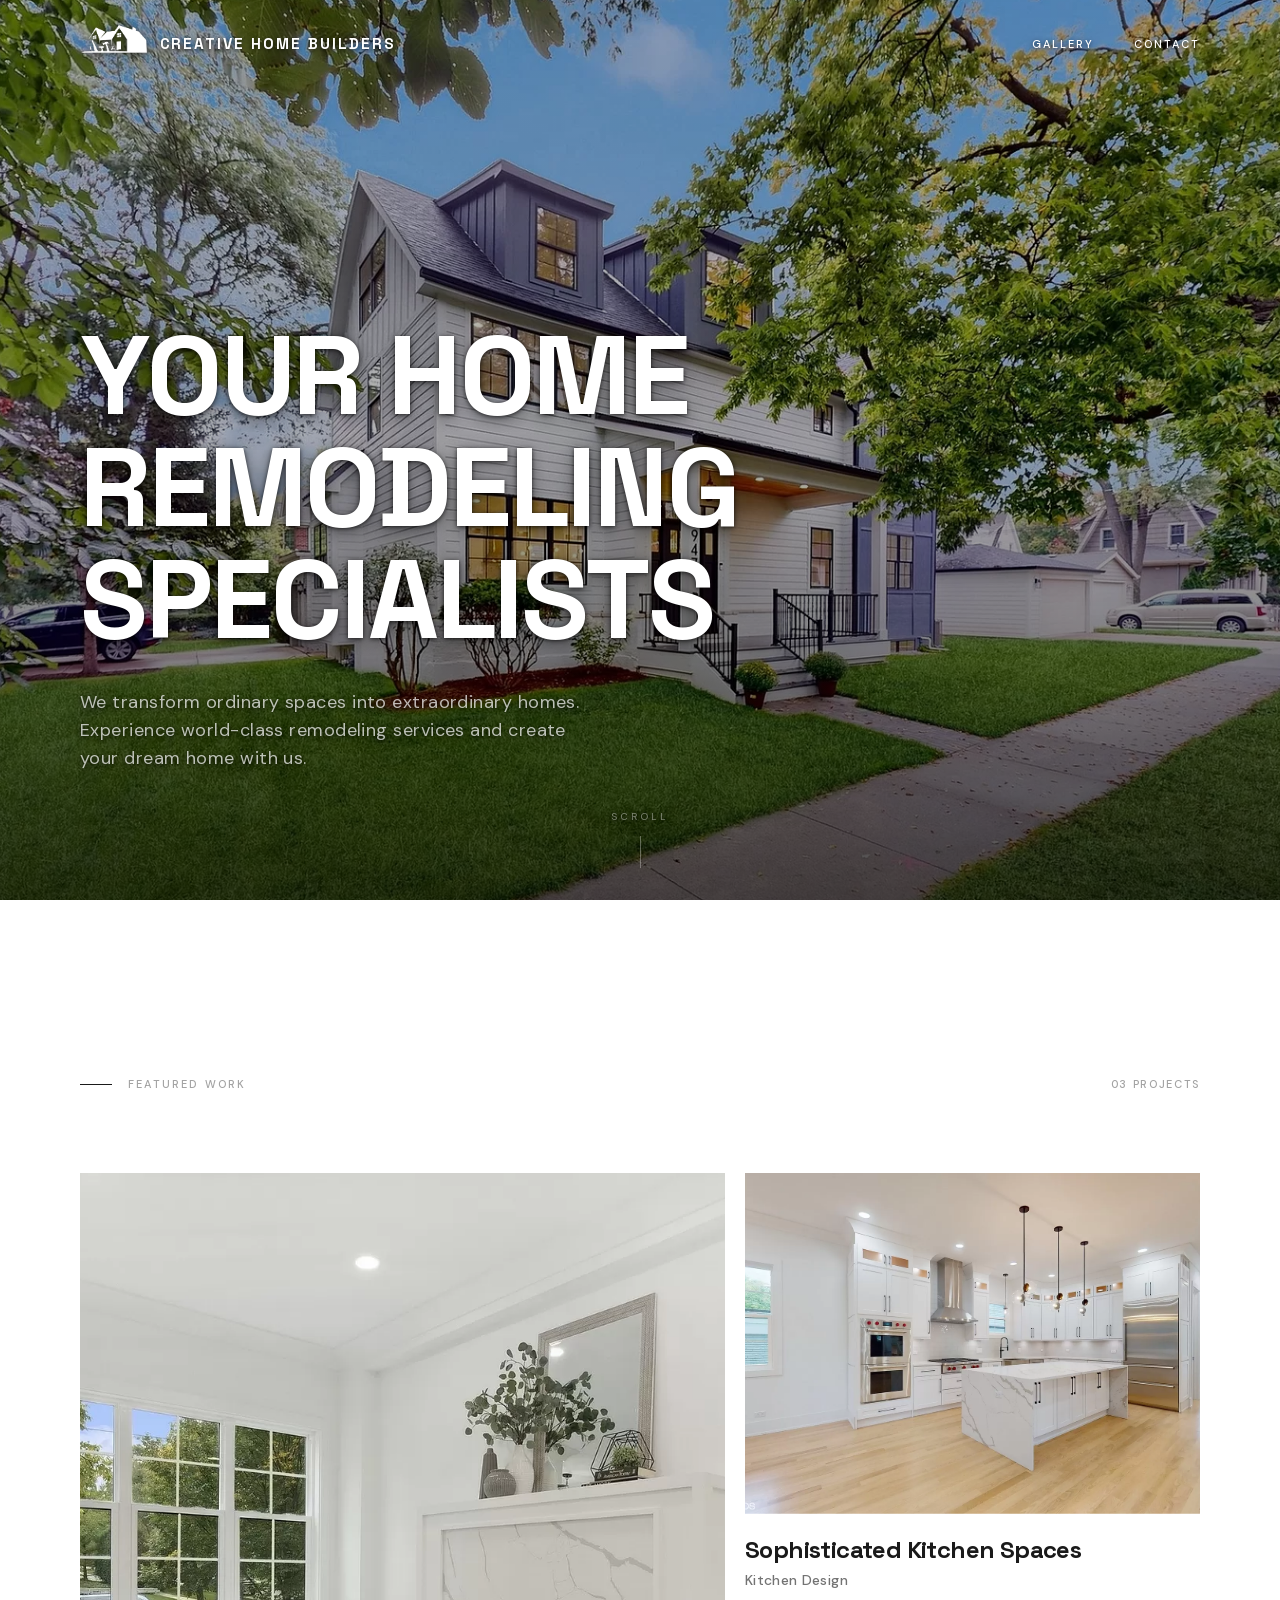
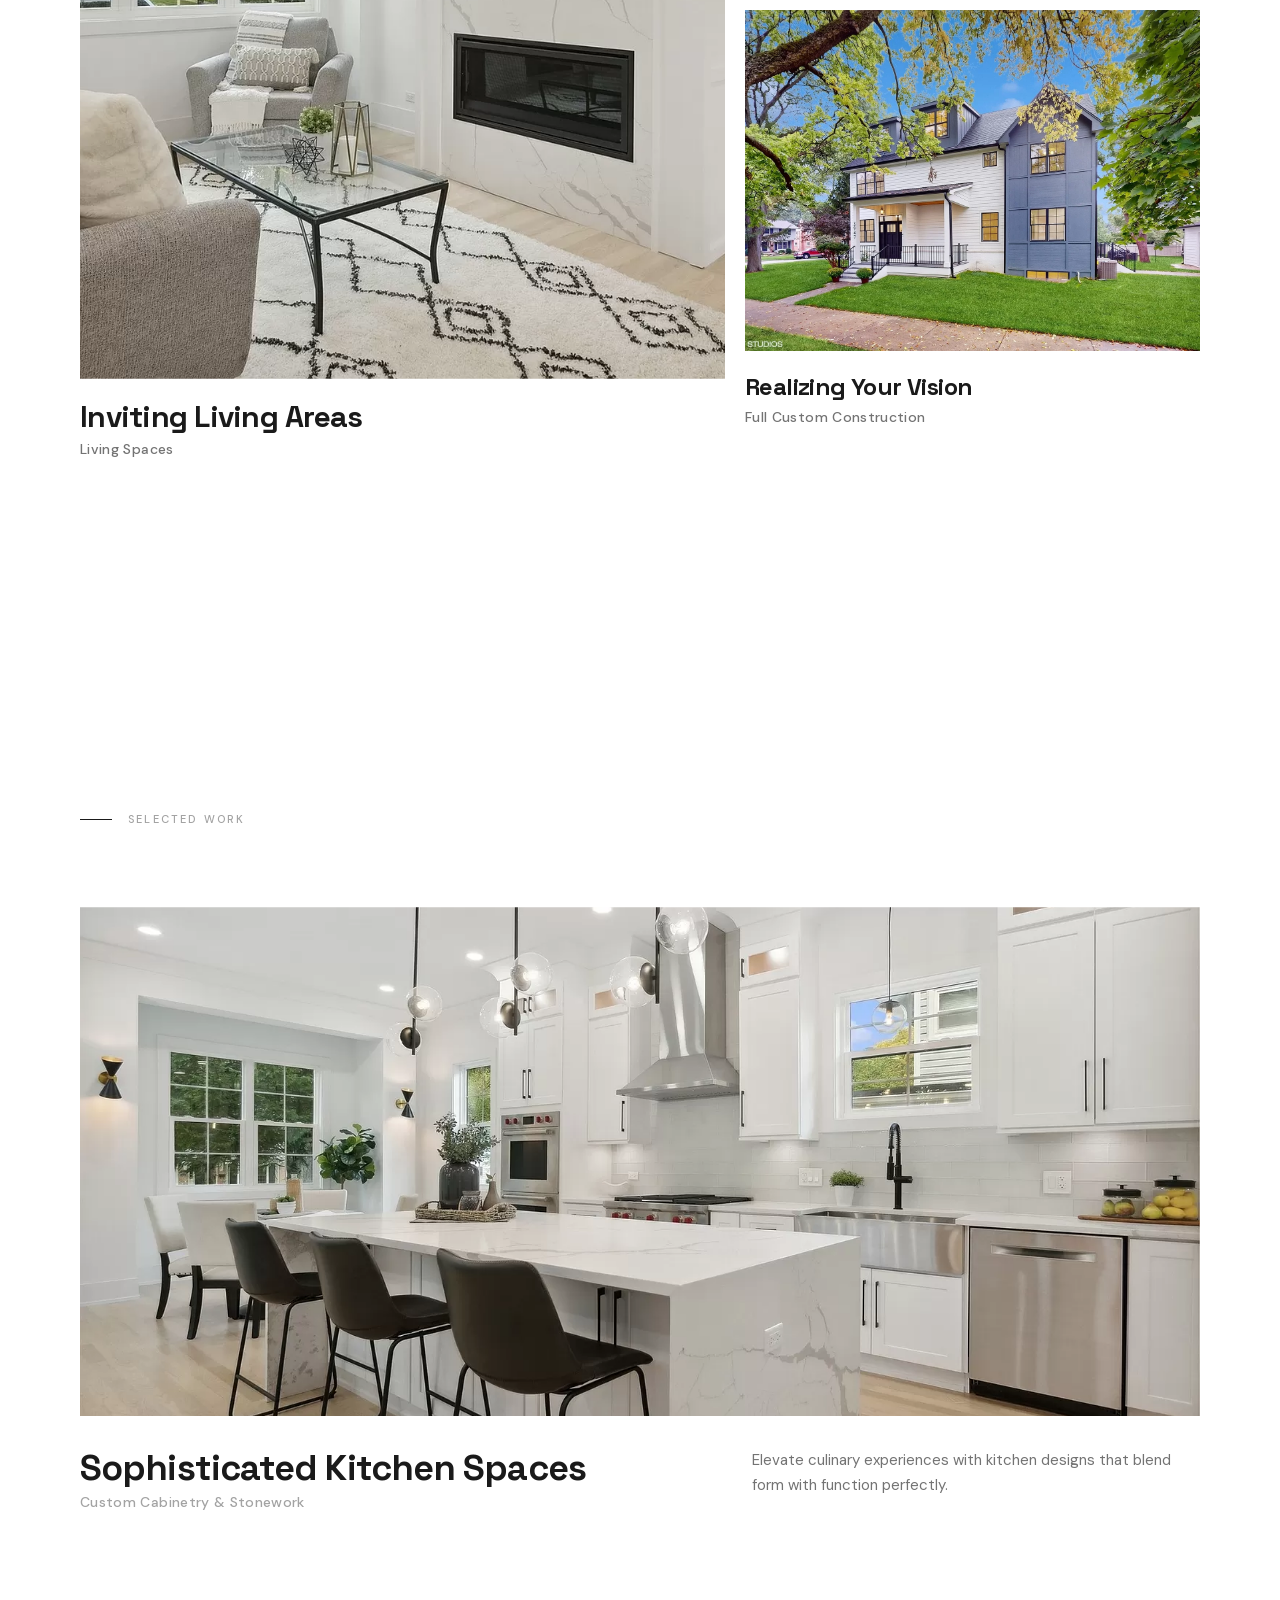
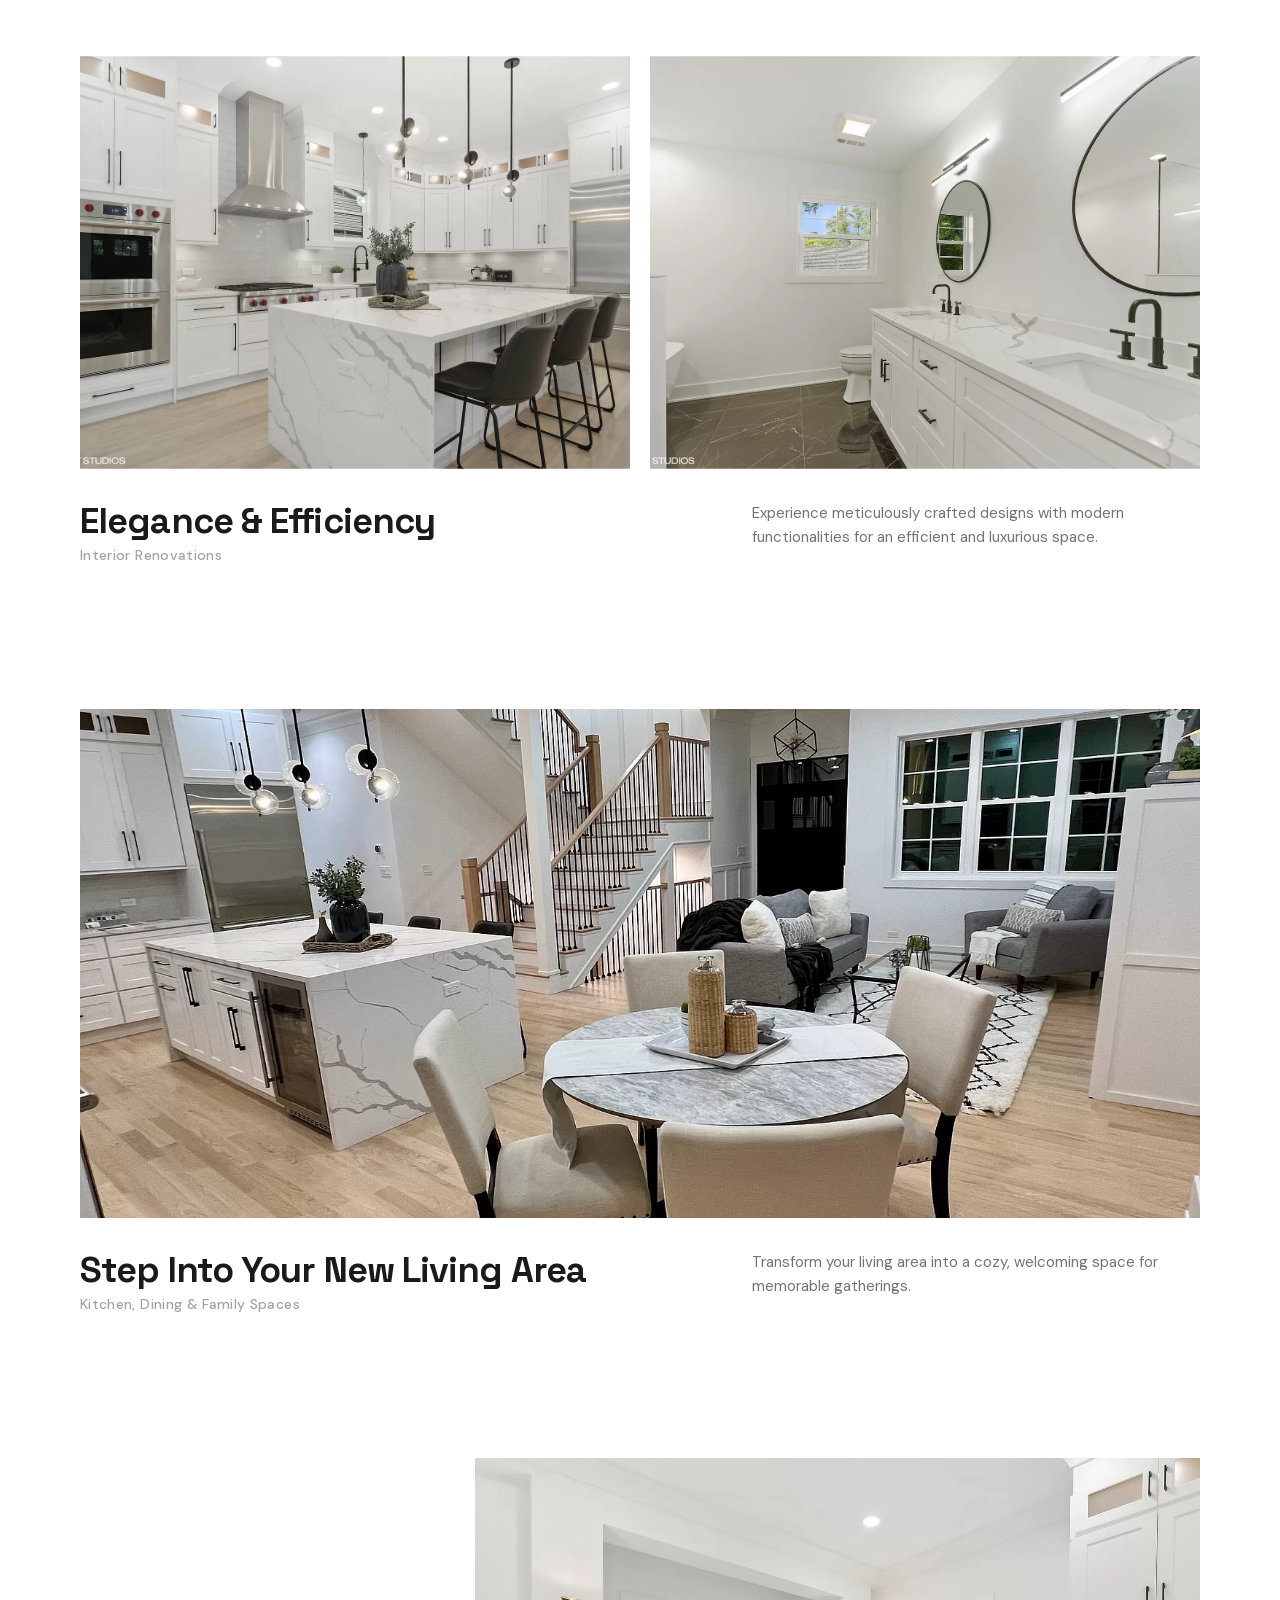
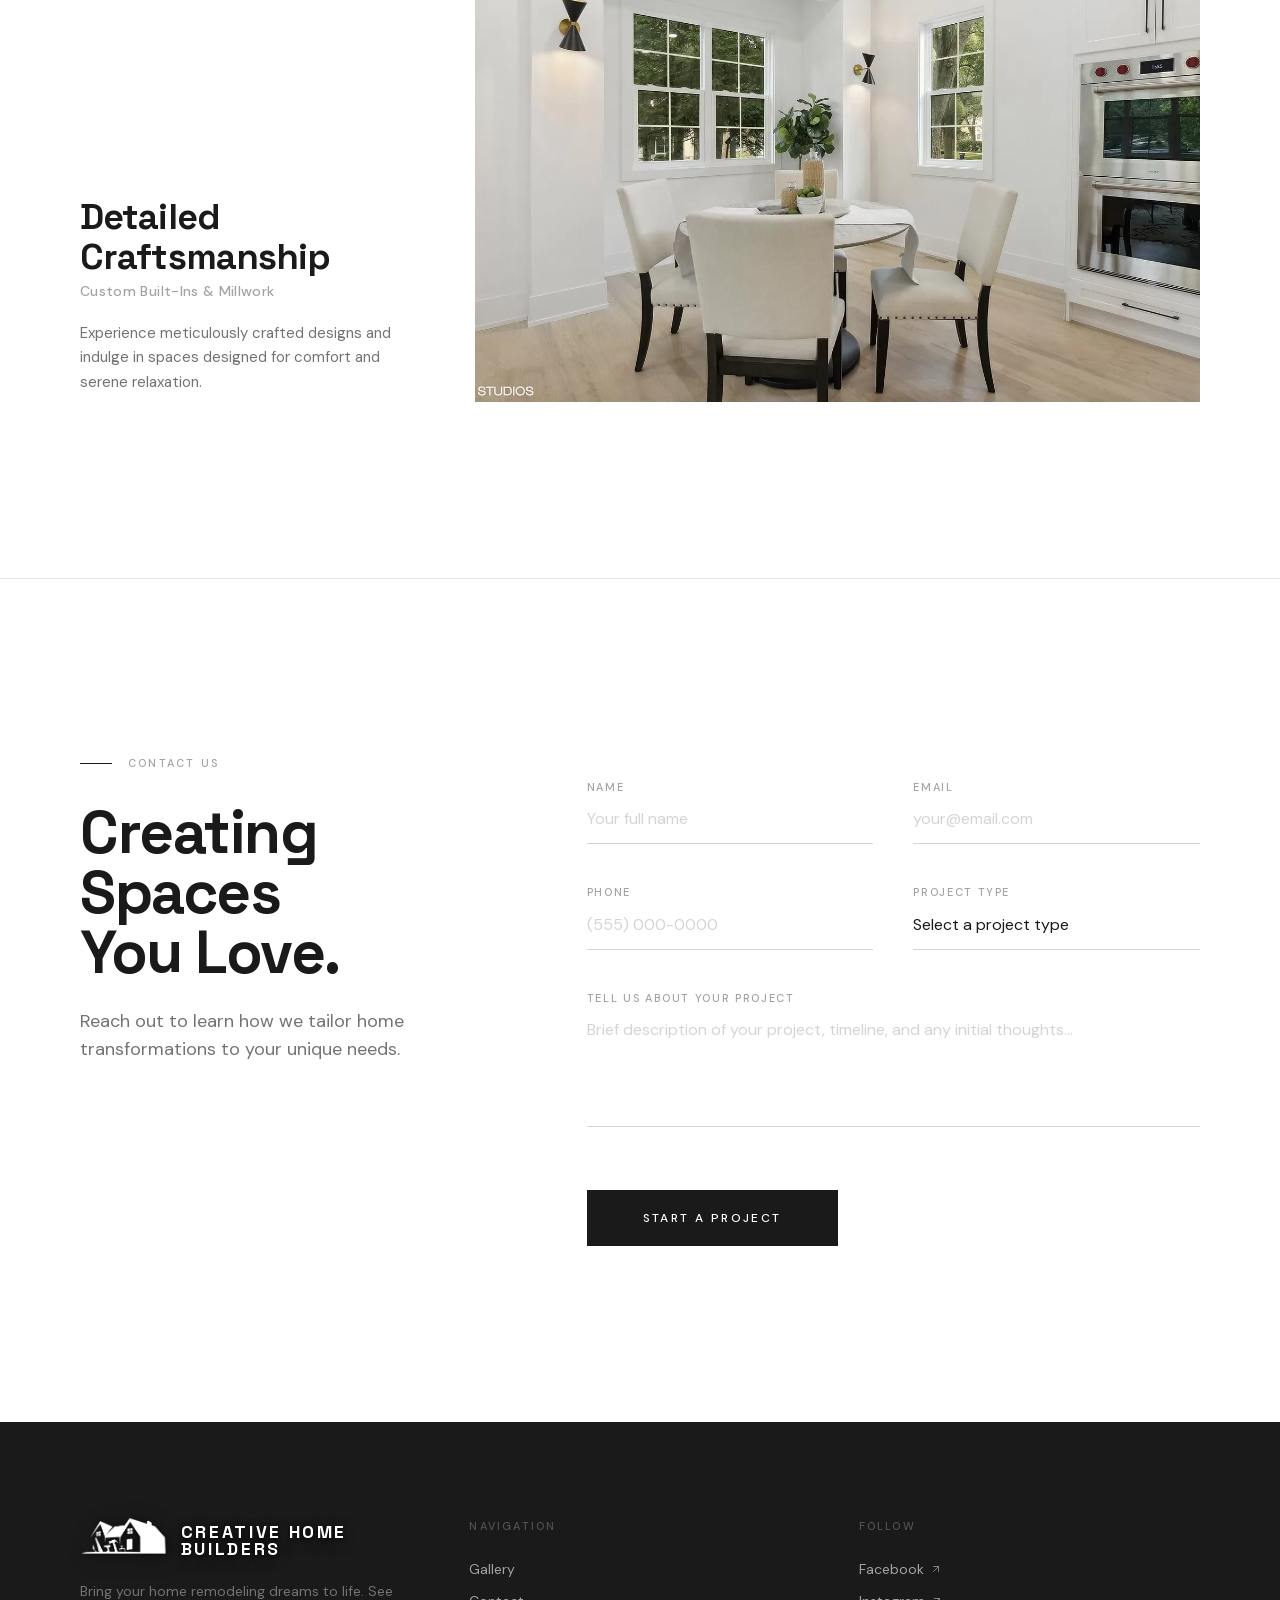
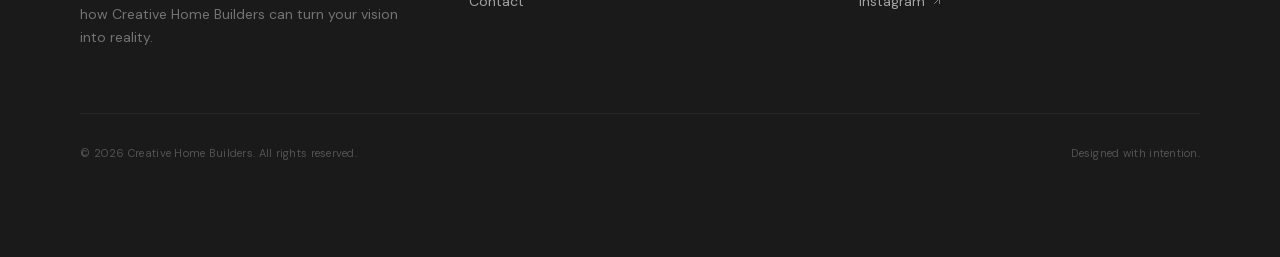
<file: index.html>
<!DOCTYPE html><html lang="en" class="__variable_49a339 __variable_ef116d"><head><meta charSet="utf-8"/><meta name="viewport" content="width=device-width, initial-scale=1"/><link rel="preload" href="/_next/static/media/13971731025ec697-s.p.woff2" as="font" crossorigin="" type="font/woff2"/><link rel="preload" href="/_next/static/media/36966cca54120369-s.p.woff2" as="font" crossorigin="" type="font/woff2"/><link rel="preload" as="image" href="/_next/static/media/Creative Home Builders Logo White.c003745b.svg" fetchPriority="high"/><link rel="preload" as="image" href="/_next/static/media/front_yard.8c386234.webp" fetchPriority="high"/><link rel="stylesheet" href="/_next/static/css/8e3e4323ddfefd53.css" data-precedence="next"/><link rel="preload" as="script" fetchPriority="low" href="/_next/static/chunks/webpack-2ec1a22154fbcde6.js"/><script src="/_next/static/chunks/fd9d1056-9583fa19bc194043.js" async=""></script><script src="/_next/static/chunks/117-c0e824d4c3ba473a.js" async=""></script><script src="/_next/static/chunks/main-app-d2b3ea0c82b72794.js" async=""></script><script src="/_next/static/chunks/347-1ad60ced785a10e6.js" async=""></script><script src="/_next/static/chunks/app/page-9cbff373d5d21ece.js" async=""></script><title>Creative Home Builders | Premium Custom Homes &amp; Luxury Renovations</title><meta name="description" content="We transform ordinary spaces into extraordinary homes. Experience world-class remodeling services and create your dream home with Creative Home Builders."/><meta name="next-size-adjust"/><script src="/_next/static/chunks/polyfills-42372ed130431b0a.js" noModule=""></script></head><body class="font-sans antialiased text-charcoal bg-white overflow-x-hidden"><header class="fixed top-0 left-0 right-0 z-50 transition-all duration-500 bg-transparent"><nav class="flex items-center justify-between px-5 sm:px-8 md:px-12 lg:px-16 xl:px-20 h-[72px] md:h-[88px]"><a href="#" class="transition-all duration-500 py-2" aria-label="Creative Home Builders home"><span class="inline-flex items-center gap-3 "><img alt="" aria-hidden="true" fetchPriority="high" width="1500" height="622" decoding="async" data-nimg="1" class="h-7 w-auto mb-[10px] shrink-0 drop-shadow-overlay" style="color:transparent" src="/_next/static/media/Creative Home Builders Logo White.c003745b.svg"/><span class="font-display font-bold text-[0.95rem] tracking-[0.13em] text-white leading-none uppercase text-shadow-overlay">Creative Home Builders</span></span></a><div class="hidden lg:flex items-center gap-8 xl:gap-10"><a href="#work" class="nav-link text-[11px] font-medium tracking-[0.18em] uppercase transition-colors duration-300 text-white text-shadow-overlay">Gallery</a><a href="#contact" class="nav-link text-[11px] font-medium tracking-[0.18em] uppercase transition-colors duration-300 text-white text-shadow-overlay">Contact</a></div><button class="lg:hidden p-2 -mr-2 transition-colors duration-500 text-white drop-shadow-overlay" aria-label="Open navigation menu"><svg xmlns="http://www.w3.org/2000/svg" width="24" height="24" viewBox="0 0 24 24" fill="none" stroke="currentColor" stroke-width="1.5" stroke-linecap="round" stroke-linejoin="round" class="lucide lucide-menu" aria-hidden="true"><path d="M4 5h16"></path><path d="M4 12h16"></path><path d="M4 19h16"></path></svg></button></nav></header><div class="fixed inset-0 z-[60] bg-charcoal transition-all duration-500 lg:hidden opacity-0 pointer-events-none" role="dialog" aria-modal="true" aria-label="Navigation menu"><div class="flex items-center justify-between px-5 sm:px-8 h-[72px] md:h-[88px]"><a href="#" aria-label="Creative Home Builders home" class="py-2"><span class="inline-flex items-center gap-2.5 "><img alt="" aria-hidden="true" fetchPriority="high" width="1500" height="622" decoding="async" data-nimg="1" class="h-6 w-auto mb-[10px] shrink-0 drop-shadow-overlay" style="color:transparent" src="/_next/static/media/Creative Home Builders Logo White.c003745b.svg"/><span class="font-display font-bold text-[0.8rem] tracking-[0.12em] text-white leading-none uppercase text-shadow-overlay">Creative Home Builders</span></span></a><button class="text-white p-2 -mr-2" aria-label="Close navigation menu"><svg xmlns="http://www.w3.org/2000/svg" width="24" height="24" viewBox="0 0 24 24" fill="none" stroke="currentColor" stroke-width="1.5" stroke-linecap="round" stroke-linejoin="round" class="lucide lucide-x" aria-hidden="true"><path d="M18 6 6 18"></path><path d="m6 6 12 12"></path></svg></button></div><nav class="flex flex-col items-start justify-center h-[calc(100%-72px)] md:h-[calc(100%-88px)] px-5 sm:px-8 pb-20"><a href="#work" class="text-white font-display font-bold text-4xl sm:text-5xl md:text-6xl uppercase tracking-tight py-3 sm:py-4 transition-all duration-500 hover:translate-x-3 hover:opacity-70 translate-y-8 opacity-0" style="transition-delay:0ms">Gallery</a><a href="#contact" class="text-white font-display font-bold text-4xl sm:text-5xl md:text-6xl uppercase tracking-tight py-3 sm:py-4 transition-all duration-500 hover:translate-x-3 hover:opacity-70 translate-y-8 opacity-0" style="transition-delay:0ms">Contact</a></nav></div><main><section class="relative h-svh min-h-[600px] flex flex-col justify-end overflow-hidden"><img alt="Front elevation of a completed custom home with landscaped yard" fetchPriority="high" decoding="async" data-nimg="fill" class="object-cover transition-transform duration-[20s] ease-out scale-100" style="position:absolute;height:100%;width:100%;left:0;top:0;right:0;bottom:0;color:transparent" src="/_next/static/media/front_yard.8c386234.webp"/><div class="absolute inset-0 bg-gradient-to-t from-black/70 via-black/30 to-black/25"></div><div class="relative z-10 px-5 sm:px-8 md:px-12 lg:px-16 xl:px-20 pb-20 sm:pb-24 md:pb-28 lg:pb-32"><div class="overflow-hidden"><h1 class="font-display font-extrabold text-white text-shadow-overlay uppercase text-[2.75rem] leading-[0.95] sm:text-6xl md:text-7xl lg:text-8xl xl:text-[7rem] 2xl:text-[8rem] tracking-[-0.02em] transition-transform duration-[1.2s] ease-[cubic-bezier(0.16,1,0.3,1)] translate-y-full">Your Home</h1></div><div class="overflow-hidden"><span class="font-display font-extrabold text-white text-shadow-overlay uppercase text-[2.75rem] leading-[0.95] sm:text-6xl md:text-7xl lg:text-8xl xl:text-[7rem] 2xl:text-[8rem] tracking-[-0.02em] block transition-transform duration-[1.2s] ease-[cubic-bezier(0.16,1,0.3,1)] delay-150 translate-y-full">Remodeling Specialists</span></div><p class="text-white/70 text-shadow-overlay text-sm sm:text-base md:text-lg mt-6 sm:mt-8 max-w-lg tracking-wide leading-relaxed transition-all duration-[1s] ease-[cubic-bezier(0.16,1,0.3,1)] delay-700 opacity-0 translate-y-4">We transform ordinary spaces into extraordinary homes. Experience world-class remodeling services and create your dream home with us.</p></div><div class="absolute bottom-8 left-1/2 -translate-x-1/2 z-10 flex flex-col items-center gap-3 transition-opacity duration-[0.8s] delay-[1.2s] opacity-0"><span class="text-white/40 text-shadow-overlay text-[10px] tracking-[0.3em] uppercase font-medium">Scroll</span><div class="w-px h-8 bg-white/30 scroll-bounce"></div></div></section><section id="work" class="py-16 sm:py-20 md:py-28 lg:py-36 xl:py-44 px-5 sm:px-8 md:px-12 lg:px-16 xl:px-20"><div class="max-w-[1400px] mx-auto"><div class="flex items-center justify-between mb-10 sm:mb-12 md:mb-16 lg:mb-20"><div class="flex items-center gap-4"><div class="h-px bg-charcoal origin-left transition-transform duration-[1s] ease-[cubic-bezier(0.16,1,0.3,1)] scale-x-0 w-8"></div><span class="text-[11px] font-medium tracking-[0.2em] uppercase text-neutral-400 transition-all duration-700 ease-[cubic-bezier(0.16,1,0.3,1)] delay-100 opacity-0 -translate-x-4">Featured Work</span></div><span class="text-[11px] font-medium tracking-[0.15em] uppercase text-neutral-400 hidden sm:block transition-opacity duration-700 delay-200 opacity-0">03 Projects</span></div><div class="grid grid-cols-1 md:grid-cols-2 lg:grid-cols-12 gap-4 sm:gap-5"><div class="lg:col-span-7 group"><div class="aspect-[4/3] lg:aspect-[4/5] relative overflow-hidden clip-transition clip-bottom" style="transition-delay:100ms"><img alt="Welcoming living area designed for memorable gatherings" loading="lazy" decoding="async" data-nimg="fill" class="object-cover transition-transform duration-700 group-hover:scale-[1.03]" style="position:absolute;height:100%;width:100%;left:0;top:0;right:0;bottom:0;color:transparent" src="/_next/static/media/family_room.a6652675.webp"/></div><div class="mt-4 sm:mt-5 transition-all duration-700 ease-[cubic-bezier(0.16,1,0.3,1)] opacity-0 translate-y-6" style="transition-delay:500ms"><h3 class="font-display font-bold text-xl sm:text-2xl lg:text-3xl tracking-tight">Inviting Living Areas</h3><p class="text-sm text-neutral-500 mt-1 tracking-wide font-medium">Living Spaces</p></div></div><div class="lg:col-span-5 flex flex-col gap-4 sm:gap-5"><div class="group"><div class="aspect-[4/3] relative overflow-hidden clip-transition clip-bottom" style="transition-delay:300ms"><img alt="Kitchen design that blends form with function" loading="lazy" decoding="async" data-nimg="fill" class="object-cover transition-transform duration-700 group-hover:scale-[1.03]" style="position:absolute;height:100%;width:100%;left:0;top:0;right:0;bottom:0;color:transparent" src="/_next/static/media/kitchen_1.d4930c8c.webp"/></div><div class="mt-4 sm:mt-5 transition-all duration-700 ease-[cubic-bezier(0.16,1,0.3,1)] opacity-0 translate-y-6" style="transition-delay:600ms"><h3 class="font-display font-bold text-lg sm:text-xl lg:text-2xl tracking-tight">Sophisticated Kitchen Spaces</h3><p class="text-sm text-neutral-500 mt-1 tracking-wide font-medium">Kitchen Design</p></div></div><div class="group"><div class="aspect-[4/3] relative overflow-hidden clip-transition clip-bottom" style="transition-delay:500ms"><img alt="Front exterior of a remodeled home with updated facade and landscaping" loading="lazy" decoding="async" data-nimg="fill" class="object-cover transition-transform duration-700 group-hover:scale-[1.03]" style="position:absolute;height:100%;width:100%;left:0;top:0;right:0;bottom:0;color:transparent" src="/_next/static/media/front_yard_2.c8fc5ef6.webp"/></div><div class="mt-4 sm:mt-5 transition-all duration-700 ease-[cubic-bezier(0.16,1,0.3,1)] opacity-0 translate-y-6" style="transition-delay:800ms"><h3 class="font-display font-bold text-lg sm:text-xl lg:text-2xl tracking-tight">Realizing Your Vision</h3><p class="text-sm text-neutral-500 mt-1 tracking-wide font-medium">Full Custom Construction</p></div></div></div></div></div></section><section class="py-16 sm:py-20 md:py-28 lg:py-36 xl:py-44 px-5 sm:px-8 md:px-12 lg:px-16 xl:px-20"><div class="max-w-[1400px] mx-auto"><div class="flex items-center gap-4 mb-10 sm:mb-12 md:mb-16 lg:mb-20"><div class="h-px bg-charcoal origin-left transition-transform duration-[1s] ease-[cubic-bezier(0.16,1,0.3,1)] scale-x-0 w-8"></div><span class="text-[11px] font-medium tracking-[0.2em] uppercase text-neutral-400 transition-all duration-700 ease-[cubic-bezier(0.16,1,0.3,1)] delay-100 opacity-0 -translate-x-4">Selected Work</span></div><div class="space-y-16 sm:space-y-20 md:space-y-28 lg:space-y-36"><article class=""><div class="aspect-[16/9] sm:aspect-[2/1] lg:aspect-[2.2/1] relative overflow-hidden group clip-transition clip-bottom"><img alt="Full kitchen renovation with expansive island and premium finishes" loading="lazy" decoding="async" data-nimg="fill" class="object-cover transition-transform duration-700 group-hover:scale-[1.02]" style="position:absolute;height:100%;width:100%;left:0;top:0;right:0;bottom:0;color:transparent" src="/_next/static/media/kitchen_3.8bf7690c.webp"/></div><div class="mt-5 sm:mt-6 md:mt-8 flex flex-col sm:flex-row sm:items-start sm:justify-between gap-3 sm:gap-8 transition-all duration-700 ease-[cubic-bezier(0.16,1,0.3,1)] delay-300 opacity-0 translate-y-6"><div class="shrink-0"><h3 class="font-display font-bold text-2xl sm:text-3xl md:text-4xl tracking-tight">Sophisticated Kitchen Spaces</h3><p class="text-sm text-neutral-400 mt-1 tracking-wide font-medium">Custom Cabinetry &amp; Stonework</p></div><p class="text-neutral-500 text-sm sm:text-[0.9375rem] leading-relaxed max-w-md">Elevate culinary experiences with kitchen designs that blend form with function perfectly.</p></div></article><article class=""><div class="grid grid-cols-1 sm:grid-cols-2 gap-4 sm:gap-5"><div class="aspect-[4/3] relative overflow-hidden group clip-transition clip-left"><img alt="Kitchen with custom cabinetry, stone counters, and open shelving" loading="lazy" decoding="async" data-nimg="fill" class="object-cover transition-transform duration-700 group-hover:scale-[1.02]" style="position:absolute;height:100%;width:100%;left:0;top:0;right:0;bottom:0;color:transparent" src="/_next/static/media/kitchen_2.fa7602f3.webp"/></div><div class="aspect-[4/3] relative overflow-hidden group clip-transition clip-right" style="transition-delay:150ms"><img alt="Bathroom renovation with tiled shower and refined fixtures" loading="lazy" decoding="async" data-nimg="fill" class="object-cover transition-transform duration-700 group-hover:scale-[1.02]" style="position:absolute;height:100%;width:100%;left:0;top:0;right:0;bottom:0;color:transparent" src="/_next/static/media/bathroom_1.9f59f7a1.webp"/></div></div><div class="mt-5 sm:mt-6 md:mt-8 flex flex-col sm:flex-row sm:items-start sm:justify-between gap-3 sm:gap-8 transition-all duration-700 ease-[cubic-bezier(0.16,1,0.3,1)] delay-300 opacity-0 translate-y-6"><div class="shrink-0"><h3 class="font-display font-bold text-2xl sm:text-3xl md:text-4xl tracking-tight">Elegance &amp; Efficiency</h3><p class="text-sm text-neutral-400 mt-1 tracking-wide font-medium">Interior Renovations</p></div><p class="text-neutral-500 text-sm sm:text-[0.9375rem] leading-relaxed max-w-md">Experience meticulously crafted designs with modern functionalities for an efficient and luxurious space.</p></div></article><article class=""><div class="aspect-[16/9] sm:aspect-[2/1] lg:aspect-[2.2/1] relative overflow-hidden group clip-transition clip-bottom"><img alt="Open kitchen and living room renovation with cohesive materials" loading="lazy" decoding="async" data-nimg="fill" class="object-cover transition-transform duration-700 group-hover:scale-[1.02]" style="position:absolute;height:100%;width:100%;left:0;top:0;right:0;bottom:0;color:transparent" src="/_next/static/media/kitchen_living_room.f281af1f.webp"/></div><div class="mt-5 sm:mt-6 md:mt-8 flex flex-col sm:flex-row sm:items-start sm:justify-between gap-3 sm:gap-8 transition-all duration-700 ease-[cubic-bezier(0.16,1,0.3,1)] delay-300 opacity-0 translate-y-6"><div class="shrink-0"><h3 class="font-display font-bold text-2xl sm:text-3xl md:text-4xl tracking-tight">Step Into Your New Living Area</h3><p class="text-sm text-neutral-400 mt-1 tracking-wide font-medium">Kitchen, Dining &amp; Family Spaces</p></div><p class="text-neutral-500 text-sm sm:text-[0.9375rem] leading-relaxed max-w-md">Transform your living area into a cozy, welcoming space for memorable gatherings.</p></div></article><article class="lg:grid lg:grid-cols-12 lg:gap-12 xl:gap-16"><div class="lg:col-span-4 lg:flex lg:flex-col lg:justify-end lg:pb-2 mb-6 lg:mb-0 transition-all duration-700 ease-[cubic-bezier(0.16,1,0.3,1)] opacity-0 translate-y-6"><h3 class="font-display font-bold text-2xl sm:text-3xl md:text-4xl tracking-tight">Detailed Craftsmanship</h3><p class="text-sm text-neutral-400 mt-1 tracking-wide font-medium">Custom Built-Ins &amp; Millwork</p><p class="text-neutral-500 text-sm sm:text-[0.9375rem] leading-relaxed mt-4 sm:mt-5 max-w-sm">Experience meticulously crafted designs and indulge in spaces designed for comfort and serene relaxation.</p></div><div class="lg:col-span-8"><div class="aspect-[4/3] relative overflow-hidden group clip-transition clip-right" style="transition-delay:200ms"><img alt="Custom built-in coffee area with cabinetry and stone surfaces" loading="lazy" decoding="async" data-nimg="fill" class="object-cover transition-transform duration-700 group-hover:scale-[1.02]" style="position:absolute;height:100%;width:100%;left:0;top:0;right:0;bottom:0;color:transparent" src="/_next/static/media/coffee_area.7f2a58cc.webp"/></div></div></article></div></div></section><section id="contact" class="py-16 sm:py-20 md:py-28 lg:py-36 xl:py-44 px-5 sm:px-8 md:px-12 lg:px-16 xl:px-20 border-t border-neutral-200"><div class="max-w-[1400px] mx-auto"><div class="grid grid-cols-1 lg:grid-cols-12 gap-12 lg:gap-16 xl:gap-24"><div class="lg:col-span-5"><div class="flex items-center gap-4 mb-6 sm:mb-8"><div class="h-px bg-charcoal origin-left transition-transform duration-[1s] ease-[cubic-bezier(0.16,1,0.3,1)] scale-x-0 w-8"></div><span class="text-[11px] font-medium tracking-[0.2em] uppercase text-neutral-400 transition-all duration-700 ease-[cubic-bezier(0.16,1,0.3,1)] delay-100 opacity-0 -translate-x-4">Contact Us</span></div><div class="overflow-hidden"><h2 class="font-display font-extrabold text-[2rem] sm:text-4xl md:text-5xl lg:text-[3.5rem] xl:text-6xl leading-[1.05] tracking-tight transition-transform duration-[1s] ease-[cubic-bezier(0.16,1,0.3,1)] delay-200 translate-y-full">Creating Spaces<br/>You Love.</h2></div><p class="text-neutral-500 text-base sm:text-lg leading-relaxed mt-5 sm:mt-6 max-w-md transition-all duration-700 ease-[cubic-bezier(0.16,1,0.3,1)] delay-400 opacity-0 translate-y-6">Reach out to learn how we tailor home transformations to your unique needs.</p></div><div class="lg:col-span-7 lg:pt-6"><form class="space-y-8 sm:space-y-10"><div class="grid grid-cols-1 sm:grid-cols-2 gap-8 sm:gap-10 transition-all duration-700 ease-[cubic-bezier(0.16,1,0.3,1)] delay-200 opacity-0 translate-y-8"><div><label for="name" class="text-[11px] tracking-[0.15em] uppercase text-neutral-400 block mb-3 font-medium">Name</label><input type="text" id="name" required="" class="w-full bg-transparent border-b border-neutral-300 pb-3 text-base focus:border-charcoal focus:outline-none transition-colors duration-300 placeholder:text-neutral-300 rounded-none" placeholder="Your full name" autoComplete="name" name="name" value=""/></div><div><label for="email" class="text-[11px] tracking-[0.15em] uppercase text-neutral-400 block mb-3 font-medium">Email</label><input type="email" id="email" required="" class="w-full bg-transparent border-b border-neutral-300 pb-3 text-base focus:border-charcoal focus:outline-none transition-colors duration-300 placeholder:text-neutral-300 rounded-none" placeholder="your@email.com" autoComplete="email" name="email" value=""/></div></div><div class="grid grid-cols-1 sm:grid-cols-2 gap-8 sm:gap-10 transition-all duration-700 ease-[cubic-bezier(0.16,1,0.3,1)] delay-300 opacity-0 translate-y-8"><div><label for="phone" class="text-[11px] tracking-[0.15em] uppercase text-neutral-400 block mb-3 font-medium">Phone</label><input type="tel" id="phone" class="w-full bg-transparent border-b border-neutral-300 pb-3 text-base focus:border-charcoal focus:outline-none transition-colors duration-300 placeholder:text-neutral-300 rounded-none" placeholder="(555) 000-0000" autoComplete="tel" name="phone" value=""/></div><div><label for="projectType" class="text-[11px] tracking-[0.15em] uppercase text-neutral-400 block mb-3 font-medium">Project Type</label><select id="projectType" name="projectType" required="" class="w-full bg-transparent border-b border-neutral-300 pb-3 text-base focus:border-charcoal focus:outline-none transition-colors duration-300 placeholder:text-neutral-300 rounded-none appearance-none cursor-pointer"><option value="" disabled="" selected="">Select a project type</option><option value="custom-home">Custom Home</option><option value="luxury-remodel">Luxury Remodel</option><option value="kitchen">Kitchen Renovation</option><option value="bathroom">Bathroom Renovation</option><option value="addition">Addition &amp; Extension</option><option value="interior-design">Interior Design</option><option value="other">Other</option></select></div></div><div class="transition-all duration-700 ease-[cubic-bezier(0.16,1,0.3,1)] delay-[400ms] opacity-0 translate-y-8"><label for="description" class="text-[11px] tracking-[0.15em] uppercase text-neutral-400 block mb-3 font-medium">Tell us about your project</label><textarea id="description" name="message" rows="4" class="w-full bg-transparent border-b border-neutral-300 pb-3 text-base focus:border-charcoal focus:outline-none transition-colors duration-300 placeholder:text-neutral-300 rounded-none resize-none" placeholder="Brief description of your project, timeline, and any initial thoughts..."></textarea></div><div class="pt-2 sm:pt-4 transition-all duration-700 ease-[cubic-bezier(0.16,1,0.3,1)] delay-500 opacity-0 translate-y-8"><input type="checkbox" class="hidden" tabindex="-1" autoComplete="off" name="botcheck"/><button type="submit" class="group btn-wipe w-full sm:w-auto bg-charcoal text-[11px] sm:text-xs tracking-[0.2em] uppercase px-10 sm:px-14 py-4 sm:py-5 active:scale-[0.98] transition-transform"><span class="relative z-10 text-white transition-colors duration-500 group-hover:text-charcoal font-medium">Start a Project</span></button></div></form></div></div></div></section></main><footer class="bg-charcoal text-white py-12 sm:py-16 md:py-20 lg:py-24 px-5 sm:px-8 md:px-12 lg:px-16 xl:px-20"><div class="max-w-[1400px] mx-auto"><div class="grid grid-cols-1 sm:grid-cols-2 lg:grid-cols-3 gap-10 sm:gap-8 lg:gap-12"><div class="sm:col-span-2 lg:col-span-1 transition-all duration-700 ease-[cubic-bezier(0.16,1,0.3,1)] opacity-0 translate-y-8"><a href="#" aria-label="Creative Home Builders home" class="block w-fit"><span class="inline-flex items-center gap-3.5 "><img alt="" aria-hidden="true" fetchPriority="high" width="1500" height="622" decoding="async" data-nimg="1" class="h-9 w-auto mb-[10px] shrink-0 drop-shadow-overlay" style="color:transparent" src="/_next/static/media/Creative Home Builders Logo White.c003745b.svg"/><span class="font-display font-bold text-[1.1rem] tracking-[0.15em] text-white leading-none uppercase text-shadow-overlay">Creative Home Builders</span></span></a><p class="text-neutral-500 text-sm mt-4 leading-relaxed max-w-xs">Bring your home remodeling dreams to life. See how Creative Home Builders can turn your vision into reality.</p></div><div class="transition-all duration-700 ease-[cubic-bezier(0.16,1,0.3,1)] delay-100 opacity-0 translate-y-8"><span class="text-[11px] tracking-[0.2em] uppercase text-neutral-600 block mb-5 sm:mb-6 font-medium">Navigation</span><nav class="flex flex-col gap-3" aria-label="Footer navigation"><a href="#work" class="text-sm text-neutral-400 hover:text-white transition-colors duration-300">Gallery</a><a href="#contact" class="text-sm text-neutral-400 hover:text-white transition-colors duration-300">Contact</a></nav></div><div class="transition-all duration-700 ease-[cubic-bezier(0.16,1,0.3,1)] delay-200 opacity-0 translate-y-8"><span class="text-[11px] tracking-[0.2em] uppercase text-neutral-600 block mb-5 sm:mb-6 font-medium">Follow</span><div class="flex flex-col gap-3"><a href="https://www.facebook.com/profile.php?id=61579426203460" class="text-sm text-neutral-400 hover:text-white transition-colors duration-300 inline-flex items-center gap-1.5 w-fit" rel="noopener noreferrer" target="_blank">Facebook<svg xmlns="http://www.w3.org/2000/svg" width="12" height="12" viewBox="0 0 24 24" fill="none" stroke="currentColor" stroke-width="1.5" stroke-linecap="round" stroke-linejoin="round" class="lucide lucide-arrow-up-right" aria-hidden="true"><path d="M7 7h10v10"></path><path d="M7 17 17 7"></path></svg></a><a href="https://www.instagram.com/creativehomebuildersllc/" class="text-sm text-neutral-400 hover:text-white transition-colors duration-300 inline-flex items-center gap-1.5 w-fit" rel="noopener noreferrer" target="_blank">Instagram<svg xmlns="http://www.w3.org/2000/svg" width="12" height="12" viewBox="0 0 24 24" fill="none" stroke="currentColor" stroke-width="1.5" stroke-linecap="round" stroke-linejoin="round" class="lucide lucide-arrow-up-right" aria-hidden="true"><path d="M7 7h10v10"></path><path d="M7 17 17 7"></path></svg></a></div></div></div><div class="relative mt-12 sm:mt-16 pt-6 sm:pt-8 flex flex-col sm:flex-row justify-between gap-2 text-[11px] text-neutral-600 tracking-wide"><div class="absolute top-0 left-0 right-0 h-px bg-neutral-800 origin-left transition-transform duration-[1.2s] ease-[cubic-bezier(0.16,1,0.3,1)] delay-300 scale-x-0"></div><span>© <!-- -->2026<!-- --> Creative Home Builders. All rights reserved.</span><span>Designed with intention.</span></div></div></footer><script src="/_next/static/chunks/webpack-2ec1a22154fbcde6.js" async=""></script><script>(self.__next_f=self.__next_f||[]).push([0]);self.__next_f.push([2,null])</script><script>self.__next_f.push([1,"1:HL[\"/_next/static/media/13971731025ec697-s.p.woff2\",\"font\",{\"crossOrigin\":\"\",\"type\":\"font/woff2\"}]\n2:HL[\"/_next/static/media/36966cca54120369-s.p.woff2\",\"font\",{\"crossOrigin\":\"\",\"type\":\"font/woff2\"}]\n3:HL[\"/_next/static/css/8e3e4323ddfefd53.css\",\"style\"]\n"])</script><script>self.__next_f.push([1,"4:I[2846,[],\"\"]\n6:I[1211,[\"347\",\"static/chunks/347-1ad60ced785a10e6.js\",\"931\",\"static/chunks/app/page-9cbff373d5d21ece.js\"],\"default\"]\n7:I[9896,[\"347\",\"static/chunks/347-1ad60ced785a10e6.js\",\"931\",\"static/chunks/app/page-9cbff373d5d21ece.js\"],\"default\"]\n8:I[9439,[\"347\",\"static/chunks/347-1ad60ced785a10e6.js\",\"931\",\"static/chunks/app/page-9cbff373d5d21ece.js\"],\"default\"]\n9:I[5273,[\"347\",\"static/chunks/347-1ad60ced785a10e6.js\",\"931\",\"static/chunks/app/page-9cbff373d5d21ece.js\"],\"default\"]\na:I[7143,[\"347\",\"static/chunks/347-1ad60ced785a10e6.js\",\"931\",\"static/chunks/app/page-9cbff373d5d21ece.js\"],\"default\"]\nb:I[3284,[\"347\",\"static/chunks/347-1ad60ced785a10e6.js\",\"931\",\"static/chunks/app/page-9cbff373d5d21ece.js\"],\"default\"]\nc:I[4707,[],\"\"]\nd:I[6423,[],\"\"]\nf:I[1060,[],\"\"]\n10:[]\n"])</script><script>self.__next_f.push([1,"0:[\"$\",\"$L4\",null,{\"buildId\":\"IV9TwaA9k3YG_8NsU3rsA\",\"assetPrefix\":\"\",\"urlParts\":[\"\",\"\"],\"initialTree\":[\"\",{\"children\":[\"__PAGE__\",{}]},\"$undefined\",\"$undefined\",true],\"initialSeedData\":[\"\",{\"children\":[\"__PAGE__\",{},[[\"$L5\",[[\"$\",\"$L6\",null,{}],[\"$\",\"main\",null,{\"children\":[[\"$\",\"$L7\",null,{}],[\"$\",\"$L8\",null,{}],[\"$\",\"$L9\",null,{}],[\"$\",\"$La\",null,{}]]}],[\"$\",\"$Lb\",null,{}]],null],null],null]},[[[[\"$\",\"link\",\"0\",{\"rel\":\"stylesheet\",\"href\":\"/_next/static/css/8e3e4323ddfefd53.css\",\"precedence\":\"next\",\"crossOrigin\":\"$undefined\"}]],[\"$\",\"html\",null,{\"lang\":\"en\",\"className\":\"__variable_49a339 __variable_ef116d\",\"children\":[\"$\",\"body\",null,{\"className\":\"font-sans antialiased text-charcoal bg-white overflow-x-hidden\",\"children\":[\"$\",\"$Lc\",null,{\"parallelRouterKey\":\"children\",\"segmentPath\":[\"children\"],\"error\":\"$undefined\",\"errorStyles\":\"$undefined\",\"errorScripts\":\"$undefined\",\"template\":[\"$\",\"$Ld\",null,{}],\"templateStyles\":\"$undefined\",\"templateScripts\":\"$undefined\",\"notFound\":[[\"$\",\"title\",null,{\"children\":\"404: This page could not be found.\"}],[\"$\",\"div\",null,{\"style\":{\"fontFamily\":\"system-ui,\\\"Segoe UI\\\",Roboto,Helvetica,Arial,sans-serif,\\\"Apple Color Emoji\\\",\\\"Segoe UI Emoji\\\"\",\"height\":\"100vh\",\"textAlign\":\"center\",\"display\":\"flex\",\"flexDirection\":\"column\",\"alignItems\":\"center\",\"justifyContent\":\"center\"},\"children\":[\"$\",\"div\",null,{\"children\":[[\"$\",\"style\",null,{\"dangerouslySetInnerHTML\":{\"__html\":\"body{color:#000;background:#fff;margin:0}.next-error-h1{border-right:1px solid rgba(0,0,0,.3)}@media (prefers-color-scheme:dark){body{color:#fff;background:#000}.next-error-h1{border-right:1px solid rgba(255,255,255,.3)}}\"}}],[\"$\",\"h1\",null,{\"className\":\"next-error-h1\",\"style\":{\"display\":\"inline-block\",\"margin\":\"0 20px 0 0\",\"padding\":\"0 23px 0 0\",\"fontSize\":24,\"fontWeight\":500,\"verticalAlign\":\"top\",\"lineHeight\":\"49px\"},\"children\":\"404\"}],[\"$\",\"div\",null,{\"style\":{\"display\":\"inline-block\"},\"children\":[\"$\",\"h2\",null,{\"style\":{\"fontSize\":14,\"fontWeight\":400,\"lineHeight\":\"49px\",\"margin\":0},\"children\":\"This page could not be found.\"}]}]]}]}]],\"notFoundStyles\":[]}]}]}]],null],null],\"couldBeIntercepted\":false,\"initialHead\":[null,\"$Le\"],\"globalErrorComponent\":\"$f\",\"missingSlots\":\"$W10\"}]\n"])</script><script>self.__next_f.push([1,"e:[[\"$\",\"meta\",\"0\",{\"name\":\"viewport\",\"content\":\"width=device-width, initial-scale=1\"}],[\"$\",\"meta\",\"1\",{\"charSet\":\"utf-8\"}],[\"$\",\"title\",\"2\",{\"children\":\"Creative Home Builders | Premium Custom Homes \u0026 Luxury Renovations\"}],[\"$\",\"meta\",\"3\",{\"name\":\"description\",\"content\":\"We transform ordinary spaces into extraordinary homes. Experience world-class remodeling services and create your dream home with Creative Home Builders.\"}],[\"$\",\"meta\",\"4\",{\"name\":\"next-size-adjust\"}]]\n5:null\n"])</script></body></html>
</file>
<file: _next/static/css/8e3e4323ddfefd53.css>
@font-face{font-family:__Space_Grotesk_49a339;font-style:normal;font-weight:400;font-display:swap;src:url(/_next/static/media/e1aab0933260df4d-s.woff2) format("woff2");unicode-range:u+0102-0103,u+0110-0111,u+0128-0129,u+0168-0169,u+01a0-01a1,u+01af-01b0,u+0300-0301,u+0303-0304,u+0308-0309,u+0323,u+0329,u+1ea0-1ef9,u+20ab}@font-face{font-family:__Space_Grotesk_49a339;font-style:normal;font-weight:400;font-display:swap;src:url(/_next/static/media/b7387a63dd068245-s.woff2) format("woff2");unicode-range:u+0100-02ba,u+02bd-02c5,u+02c7-02cc,u+02ce-02d7,u+02dd-02ff,u+0304,u+0308,u+0329,u+1d00-1dbf,u+1e00-1e9f,u+1ef2-1eff,u+2020,u+20a0-20ab,u+20ad-20c0,u+2113,u+2c60-2c7f,u+a720-a7ff}@font-face{font-family:__Space_Grotesk_49a339;font-style:normal;font-weight:400;font-display:swap;src:url(/_next/static/media/36966cca54120369-s.p.woff2) format("woff2");unicode-range:u+00??,u+0131,u+0152-0153,u+02bb-02bc,u+02c6,u+02da,u+02dc,u+0304,u+0308,u+0329,u+2000-206f,u+20ac,u+2122,u+2191,u+2193,u+2212,u+2215,u+feff,u+fffd}@font-face{font-family:__Space_Grotesk_49a339;font-style:normal;font-weight:500;font-display:swap;src:url(/_next/static/media/e1aab0933260df4d-s.woff2) format("woff2");unicode-range:u+0102-0103,u+0110-0111,u+0128-0129,u+0168-0169,u+01a0-01a1,u+01af-01b0,u+0300-0301,u+0303-0304,u+0308-0309,u+0323,u+0329,u+1ea0-1ef9,u+20ab}@font-face{font-family:__Space_Grotesk_49a339;font-style:normal;font-weight:500;font-display:swap;src:url(/_next/static/media/b7387a63dd068245-s.woff2) format("woff2");unicode-range:u+0100-02ba,u+02bd-02c5,u+02c7-02cc,u+02ce-02d7,u+02dd-02ff,u+0304,u+0308,u+0329,u+1d00-1dbf,u+1e00-1e9f,u+1ef2-1eff,u+2020,u+20a0-20ab,u+20ad-20c0,u+2113,u+2c60-2c7f,u+a720-a7ff}@font-face{font-family:__Space_Grotesk_49a339;font-style:normal;font-weight:500;font-display:swap;src:url(/_next/static/media/36966cca54120369-s.p.woff2) format("woff2");unicode-range:u+00??,u+0131,u+0152-0153,u+02bb-02bc,u+02c6,u+02da,u+02dc,u+0304,u+0308,u+0329,u+2000-206f,u+20ac,u+2122,u+2191,u+2193,u+2212,u+2215,u+feff,u+fffd}@font-face{font-family:__Space_Grotesk_49a339;font-style:normal;font-weight:600;font-display:swap;src:url(/_next/static/media/e1aab0933260df4d-s.woff2) format("woff2");unicode-range:u+0102-0103,u+0110-0111,u+0128-0129,u+0168-0169,u+01a0-01a1,u+01af-01b0,u+0300-0301,u+0303-0304,u+0308-0309,u+0323,u+0329,u+1ea0-1ef9,u+20ab}@font-face{font-family:__Space_Grotesk_49a339;font-style:normal;font-weight:600;font-display:swap;src:url(/_next/static/media/b7387a63dd068245-s.woff2) format("woff2");unicode-range:u+0100-02ba,u+02bd-02c5,u+02c7-02cc,u+02ce-02d7,u+02dd-02ff,u+0304,u+0308,u+0329,u+1d00-1dbf,u+1e00-1e9f,u+1ef2-1eff,u+2020,u+20a0-20ab,u+20ad-20c0,u+2113,u+2c60-2c7f,u+a720-a7ff}@font-face{font-family:__Space_Grotesk_49a339;font-style:normal;font-weight:600;font-display:swap;src:url(/_next/static/media/36966cca54120369-s.p.woff2) format("woff2");unicode-range:u+00??,u+0131,u+0152-0153,u+02bb-02bc,u+02c6,u+02da,u+02dc,u+0304,u+0308,u+0329,u+2000-206f,u+20ac,u+2122,u+2191,u+2193,u+2212,u+2215,u+feff,u+fffd}@font-face{font-family:__Space_Grotesk_49a339;font-style:normal;font-weight:700;font-display:swap;src:url(/_next/static/media/e1aab0933260df4d-s.woff2) format("woff2");unicode-range:u+0102-0103,u+0110-0111,u+0128-0129,u+0168-0169,u+01a0-01a1,u+01af-01b0,u+0300-0301,u+0303-0304,u+0308-0309,u+0323,u+0329,u+1ea0-1ef9,u+20ab}@font-face{font-family:__Space_Grotesk_49a339;font-style:normal;font-weight:700;font-display:swap;src:url(/_next/static/media/b7387a63dd068245-s.woff2) format("woff2");unicode-range:u+0100-02ba,u+02bd-02c5,u+02c7-02cc,u+02ce-02d7,u+02dd-02ff,u+0304,u+0308,u+0329,u+1d00-1dbf,u+1e00-1e9f,u+1ef2-1eff,u+2020,u+20a0-20ab,u+20ad-20c0,u+2113,u+2c60-2c7f,u+a720-a7ff}@font-face{font-family:__Space_Grotesk_49a339;font-style:normal;font-weight:700;font-display:swap;src:url(/_next/static/media/36966cca54120369-s.p.woff2) format("woff2");unicode-range:u+00??,u+0131,u+0152-0153,u+02bb-02bc,u+02c6,u+02da,u+02dc,u+0304,u+0308,u+0329,u+2000-206f,u+20ac,u+2122,u+2191,u+2193,u+2212,u+2215,u+feff,u+fffd}@font-face{font-family:__Space_Grotesk_Fallback_49a339;src:local("Arial");ascent-override:89.71%;descent-override:26.62%;line-gap-override:0.00%;size-adjust:109.69%}.__className_49a339{font-family:__Space_Grotesk_49a339,__Space_Grotesk_Fallback_49a339;font-style:normal}.__variable_49a339{--font-space-grotesk:"__Space_Grotesk_49a339","__Space_Grotesk_Fallback_49a339"}@font-face{font-family:__DM_Sans_ef116d;font-style:normal;font-weight:400;font-display:swap;src:url(/_next/static/media/7ab938503e4547a1-s.woff2) format("woff2");unicode-range:u+0100-02ba,u+02bd-02c5,u+02c7-02cc,u+02ce-02d7,u+02dd-02ff,u+0304,u+0308,u+0329,u+1d00-1dbf,u+1e00-1e9f,u+1ef2-1eff,u+2020,u+20a0-20ab,u+20ad-20c0,u+2113,u+2c60-2c7f,u+a720-a7ff}@font-face{font-family:__DM_Sans_ef116d;font-style:normal;font-weight:400;font-display:swap;src:url(/_next/static/media/13971731025ec697-s.p.woff2) format("woff2");unicode-range:u+00??,u+0131,u+0152-0153,u+02bb-02bc,u+02c6,u+02da,u+02dc,u+0304,u+0308,u+0329,u+2000-206f,u+20ac,u+2122,u+2191,u+2193,u+2212,u+2215,u+feff,u+fffd}@font-face{font-family:__DM_Sans_ef116d;font-style:normal;font-weight:500;font-display:swap;src:url(/_next/static/media/7ab938503e4547a1-s.woff2) format("woff2");unicode-range:u+0100-02ba,u+02bd-02c5,u+02c7-02cc,u+02ce-02d7,u+02dd-02ff,u+0304,u+0308,u+0329,u+1d00-1dbf,u+1e00-1e9f,u+1ef2-1eff,u+2020,u+20a0-20ab,u+20ad-20c0,u+2113,u+2c60-2c7f,u+a720-a7ff}@font-face{font-family:__DM_Sans_ef116d;font-style:normal;font-weight:500;font-display:swap;src:url(/_next/static/media/13971731025ec697-s.p.woff2) format("woff2");unicode-range:u+00??,u+0131,u+0152-0153,u+02bb-02bc,u+02c6,u+02da,u+02dc,u+0304,u+0308,u+0329,u+2000-206f,u+20ac,u+2122,u+2191,u+2193,u+2212,u+2215,u+feff,u+fffd}@font-face{font-family:__DM_Sans_ef116d;font-style:normal;font-weight:700;font-display:swap;src:url(/_next/static/media/7ab938503e4547a1-s.woff2) format("woff2");unicode-range:u+0100-02ba,u+02bd-02c5,u+02c7-02cc,u+02ce-02d7,u+02dd-02ff,u+0304,u+0308,u+0329,u+1d00-1dbf,u+1e00-1e9f,u+1ef2-1eff,u+2020,u+20a0-20ab,u+20ad-20c0,u+2113,u+2c60-2c7f,u+a720-a7ff}@font-face{font-family:__DM_Sans_ef116d;font-style:normal;font-weight:700;font-display:swap;src:url(/_next/static/media/13971731025ec697-s.p.woff2) format("woff2");unicode-range:u+00??,u+0131,u+0152-0153,u+02bb-02bc,u+02c6,u+02da,u+02dc,u+0304,u+0308,u+0329,u+2000-206f,u+20ac,u+2122,u+2191,u+2193,u+2212,u+2215,u+feff,u+fffd}@font-face{font-family:__DM_Sans_Fallback_ef116d;src:local("Arial");ascent-override:94.90%;descent-override:29.66%;line-gap-override:0.00%;size-adjust:104.53%}.__className_ef116d{font-family:__DM_Sans_ef116d,__DM_Sans_Fallback_ef116d;font-style:normal}.__variable_ef116d{--font-dm-sans:"__DM_Sans_ef116d","__DM_Sans_Fallback_ef116d"}*,:after,:before{--tw-border-spacing-x:0;--tw-border-spacing-y:0;--tw-translate-x:0;--tw-translate-y:0;--tw-rotate:0;--tw-skew-x:0;--tw-skew-y:0;--tw-scale-x:1;--tw-scale-y:1;--tw-pan-x: ;--tw-pan-y: ;--tw-pinch-zoom: ;--tw-scroll-snap-strictness:proximity;--tw-gradient-from-position: ;--tw-gradient-via-position: ;--tw-gradient-to-position: ;--tw-ordinal: ;--tw-slashed-zero: ;--tw-numeric-figure: ;--tw-numeric-spacing: ;--tw-numeric-fraction: ;--tw-ring-inset: ;--tw-ring-offset-width:0px;--tw-ring-offset-color:#fff;--tw-ring-color:rgba(59,130,246,.5);--tw-ring-offset-shadow:0 0 #0000;--tw-ring-shadow:0 0 #0000;--tw-shadow:0 0 #0000;--tw-shadow-colored:0 0 #0000;--tw-blur: ;--tw-brightness: ;--tw-contrast: ;--tw-grayscale: ;--tw-hue-rotate: ;--tw-invert: ;--tw-saturate: ;--tw-sepia: ;--tw-drop-shadow: ;--tw-backdrop-blur: ;--tw-backdrop-brightness: ;--tw-backdrop-contrast: ;--tw-backdrop-grayscale: ;--tw-backdrop-hue-rotate: ;--tw-backdrop-invert: ;--tw-backdrop-opacity: ;--tw-backdrop-saturate: ;--tw-backdrop-sepia: ;--tw-contain-size: ;--tw-contain-layout: ;--tw-contain-paint: ;--tw-contain-style: }::backdrop{--tw-border-spacing-x:0;--tw-border-spacing-y:0;--tw-translate-x:0;--tw-translate-y:0;--tw-rotate:0;--tw-skew-x:0;--tw-skew-y:0;--tw-scale-x:1;--tw-scale-y:1;--tw-pan-x: ;--tw-pan-y: ;--tw-pinch-zoom: ;--tw-scroll-snap-strictness:proximity;--tw-gradient-from-position: ;--tw-gradient-via-position: ;--tw-gradient-to-position: ;--tw-ordinal: ;--tw-slashed-zero: ;--tw-numeric-figure: ;--tw-numeric-spacing: ;--tw-numeric-fraction: ;--tw-ring-inset: ;--tw-ring-offset-width:0px;--tw-ring-offset-color:#fff;--tw-ring-color:rgba(59,130,246,.5);--tw-ring-offset-shadow:0 0 #0000;--tw-ring-shadow:0 0 #0000;--tw-shadow:0 0 #0000;--tw-shadow-colored:0 0 #0000;--tw-blur: ;--tw-brightness: ;--tw-contrast: ;--tw-grayscale: ;--tw-hue-rotate: ;--tw-invert: ;--tw-saturate: ;--tw-sepia: ;--tw-drop-shadow: ;--tw-backdrop-blur: ;--tw-backdrop-brightness: ;--tw-backdrop-contrast: ;--tw-backdrop-grayscale: ;--tw-backdrop-hue-rotate: ;--tw-backdrop-invert: ;--tw-backdrop-opacity: ;--tw-backdrop-saturate: ;--tw-backdrop-sepia: ;--tw-contain-size: ;--tw-contain-layout: ;--tw-contain-paint: ;--tw-contain-style: }/*
! tailwindcss v3.4.19 | MIT License | https://tailwindcss.com
*/*,:after,:before{box-sizing:border-box;border:0 solid #e5e7eb}:after,:before{--tw-content:""}:host,html{line-height:1.5;-webkit-text-size-adjust:100%;-moz-tab-size:4;-o-tab-size:4;tab-size:4;font-family:var(--font-dm-sans),system-ui,sans-serif;font-feature-settings:normal;font-variation-settings:normal;-webkit-tap-highlight-color:transparent}body{margin:0;line-height:inherit}hr{height:0;color:inherit;border-top-width:1px}abbr:where([title]){-webkit-text-decoration:underline dotted;text-decoration:underline dotted}h1,h2,h3,h4,h5,h6{font-size:inherit;font-weight:inherit}a{color:inherit;text-decoration:inherit}b,strong{font-weight:bolder}code,kbd,pre,samp{font-family:ui-monospace,SFMono-Regular,Menlo,Monaco,Consolas,Liberation Mono,Courier New,monospace;font-feature-settings:normal;font-variation-settings:normal;font-size:1em}small{font-size:80%}sub,sup{font-size:75%;line-height:0;position:relative;vertical-align:baseline}sub{bottom:-.25em}sup{top:-.5em}table{text-indent:0;border-color:inherit;border-collapse:collapse}button,input,optgroup,select,textarea{font-family:inherit;font-feature-settings:inherit;font-variation-settings:inherit;font-size:100%;font-weight:inherit;line-height:inherit;letter-spacing:inherit;color:inherit;margin:0;padding:0}button,select{text-transform:none}button,input:where([type=button]),input:where([type=reset]),input:where([type=submit]){-webkit-appearance:button;background-color:transparent;background-image:none}:-moz-focusring{outline:auto}:-moz-ui-invalid{box-shadow:none}progress{vertical-align:baseline}::-webkit-inner-spin-button,::-webkit-outer-spin-button{height:auto}[type=search]{-webkit-appearance:textfield;outline-offset:-2px}::-webkit-search-decoration{-webkit-appearance:none}::-webkit-file-upload-button{-webkit-appearance:button;font:inherit}summary{display:list-item}blockquote,dd,dl,figure,h1,h2,h3,h4,h5,h6,hr,p,pre{margin:0}fieldset{margin:0}fieldset,legend{padding:0}menu,ol,ul{list-style:none;margin:0;padding:0}dialog{padding:0}textarea{resize:vertical}input::-moz-placeholder,textarea::-moz-placeholder{opacity:1;color:#9ca3af}input::placeholder,textarea::placeholder{opacity:1;color:#9ca3af}[role=button],button{cursor:pointer}:disabled{cursor:default}audio,canvas,embed,iframe,img,object,svg,video{display:block;vertical-align:middle}img,video{max-width:100%;height:auto}[hidden]:where(:not([hidden=until-found])){display:none}html{scroll-behavior:smooth;scroll-padding-top:5rem}::-moz-selection{background:#1a1a1a;color:#fff}::selection{background:#1a1a1a;color:#fff}.pointer-events-none{pointer-events:none}.pointer-events-auto{pointer-events:auto}.visible{visibility:visible}.fixed{position:fixed}.absolute{position:absolute}.relative{position:relative}.inset-0{inset:0}.bottom-8{bottom:2rem}.left-0{left:0}.left-1\/2{left:50%}.right-0{right:0}.top-0{top:0}.z-10{z-index:10}.z-50{z-index:50}.z-\[60\]{z-index:60}.mx-auto{margin-left:auto;margin-right:auto}.-mr-2{margin-right:-.5rem}.mb-10{margin-bottom:2.5rem}.mb-3{margin-bottom:.75rem}.mb-4{margin-bottom:1rem}.mb-5{margin-bottom:1.25rem}.mb-6{margin-bottom:1.5rem}.mb-\[10px\]{margin-bottom:10px}.mt-1{margin-top:.25rem}.mt-10{margin-top:2.5rem}.mt-12{margin-top:3rem}.mt-2{margin-top:.5rem}.mt-3{margin-top:.75rem}.mt-4{margin-top:1rem}.mt-5{margin-top:1.25rem}.mt-6{margin-top:1.5rem}.block{display:block}.flex{display:flex}.inline-flex{display:inline-flex}.grid{display:grid}.hidden{display:none}.aspect-\[16\/9\]{aspect-ratio:16/9}.aspect-\[4\/3\]{aspect-ratio:4/3}.h-6{height:1.5rem}.h-7{height:1.75rem}.h-8{height:2rem}.h-9{height:2.25rem}.h-\[72px\]{height:72px}.h-\[calc\(100\%-72px\)\]{height:calc(100% - 72px)}.h-px{height:1px}.h-svh{height:100svh}.min-h-\[600px\]{min-height:600px}.w-8{width:2rem}.w-auto{width:auto}.w-fit{width:-moz-fit-content;width:fit-content}.w-full{width:100%}.w-px{width:1px}.max-w-3xl{max-width:48rem}.max-w-\[1400px\]{max-width:1400px}.max-w-lg{max-width:32rem}.max-w-md{max-width:28rem}.max-w-sm{max-width:24rem}.max-w-xl{max-width:36rem}.max-w-xs{max-width:20rem}.shrink-0{flex-shrink:0}.origin-left{transform-origin:left}.-translate-x-1\/2{--tw-translate-x:-50%}.-translate-x-1\/2,.-translate-x-4{transform:translate(var(--tw-translate-x),var(--tw-translate-y)) rotate(var(--tw-rotate)) skewX(var(--tw-skew-x)) skewY(var(--tw-skew-y)) scaleX(var(--tw-scale-x)) scaleY(var(--tw-scale-y))}.-translate-x-4{--tw-translate-x:-1rem}.translate-x-0{--tw-translate-x:0px}.translate-x-0,.translate-y-0{transform:translate(var(--tw-translate-x),var(--tw-translate-y)) rotate(var(--tw-rotate)) skewX(var(--tw-skew-x)) skewY(var(--tw-skew-y)) scaleX(var(--tw-scale-x)) scaleY(var(--tw-scale-y))}.translate-y-0{--tw-translate-y:0px}.translate-y-4{--tw-translate-y:1rem}.translate-y-4,.translate-y-6{transform:translate(var(--tw-translate-x),var(--tw-translate-y)) rotate(var(--tw-rotate)) skewX(var(--tw-skew-x)) skewY(var(--tw-skew-y)) scaleX(var(--tw-scale-x)) scaleY(var(--tw-scale-y))}.translate-y-6{--tw-translate-y:1.5rem}.translate-y-8{--tw-translate-y:2rem}.translate-y-8,.translate-y-full{transform:translate(var(--tw-translate-x),var(--tw-translate-y)) rotate(var(--tw-rotate)) skewX(var(--tw-skew-x)) skewY(var(--tw-skew-y)) scaleX(var(--tw-scale-x)) scaleY(var(--tw-scale-y))}.translate-y-full{--tw-translate-y:100%}.scale-100{--tw-scale-x:1;--tw-scale-y:1}.scale-100,.scale-\[1\.08\]{transform:translate(var(--tw-translate-x),var(--tw-translate-y)) rotate(var(--tw-rotate)) skewX(var(--tw-skew-x)) skewY(var(--tw-skew-y)) scaleX(var(--tw-scale-x)) scaleY(var(--tw-scale-y))}.scale-\[1\.08\]{--tw-scale-x:1.08;--tw-scale-y:1.08}.scale-x-0{--tw-scale-x:0}.scale-x-0,.scale-x-100{transform:translate(var(--tw-translate-x),var(--tw-translate-y)) rotate(var(--tw-rotate)) skewX(var(--tw-skew-x)) skewY(var(--tw-skew-y)) scaleX(var(--tw-scale-x)) scaleY(var(--tw-scale-y))}.scale-x-100{--tw-scale-x:1}.transform{transform:translate(var(--tw-translate-x),var(--tw-translate-y)) rotate(var(--tw-rotate)) skewX(var(--tw-skew-x)) skewY(var(--tw-skew-y)) scaleX(var(--tw-scale-x)) scaleY(var(--tw-scale-y))}.cursor-pointer{cursor:pointer}.resize-none{resize:none}.appearance-none{-webkit-appearance:none;-moz-appearance:none;appearance:none}.grid-cols-1{grid-template-columns:repeat(1,minmax(0,1fr))}.flex-col{flex-direction:column}.items-start{align-items:flex-start}.items-center{align-items:center}.justify-end{justify-content:flex-end}.justify-center{justify-content:center}.justify-between{justify-content:space-between}.gap-1\.5{gap:.375rem}.gap-10{gap:2.5rem}.gap-12{gap:3rem}.gap-2{gap:.5rem}.gap-2\.5{gap:.625rem}.gap-3{gap:.75rem}.gap-3\.5{gap:.875rem}.gap-4{gap:1rem}.gap-8{gap:2rem}.gap-px{gap:1px}.gap-x-6{-moz-column-gap:1.5rem;column-gap:1.5rem}.gap-y-10{row-gap:2.5rem}.space-y-14>:not([hidden])~:not([hidden]){--tw-space-y-reverse:0;margin-top:calc(3.5rem * calc(1 - var(--tw-space-y-reverse)));margin-bottom:calc(3.5rem * var(--tw-space-y-reverse))}.space-y-16>:not([hidden])~:not([hidden]){--tw-space-y-reverse:0;margin-top:calc(4rem * calc(1 - var(--tw-space-y-reverse)));margin-bottom:calc(4rem * var(--tw-space-y-reverse))}.space-y-8>:not([hidden])~:not([hidden]){--tw-space-y-reverse:0;margin-top:calc(2rem * calc(1 - var(--tw-space-y-reverse)));margin-bottom:calc(2rem * var(--tw-space-y-reverse))}.overflow-hidden{overflow:hidden}.overflow-x-hidden{overflow-x:hidden}.rounded-none{border-radius:0}.border-b{border-bottom-width:1px}.border-t{border-top-width:1px}.border-neutral-100{--tw-border-opacity:1;border-color:rgb(245 245 245/var(--tw-border-opacity,1))}.border-neutral-200{--tw-border-opacity:1;border-color:rgb(229 229 229/var(--tw-border-opacity,1))}.border-neutral-200\/80{border-color:hsla(0,0%,90%,.8)}.border-neutral-300{--tw-border-opacity:1;border-color:rgb(212 212 212/var(--tw-border-opacity,1))}.bg-charcoal{--tw-bg-opacity:1;background-color:rgb(26 26 26/var(--tw-bg-opacity,1))}.bg-neutral-200{--tw-bg-opacity:1;background-color:rgb(229 229 229/var(--tw-bg-opacity,1))}.bg-neutral-50{--tw-bg-opacity:1;background-color:rgb(250 250 250/var(--tw-bg-opacity,1))}.bg-neutral-600{--tw-bg-opacity:1;background-color:rgb(82 82 82/var(--tw-bg-opacity,1))}.bg-neutral-700{--tw-bg-opacity:1;background-color:rgb(64 64 64/var(--tw-bg-opacity,1))}.bg-neutral-800{--tw-bg-opacity:1;background-color:rgb(38 38 38/var(--tw-bg-opacity,1))}.bg-transparent{background-color:transparent}.bg-white{--tw-bg-opacity:1;background-color:rgb(255 255 255/var(--tw-bg-opacity,1))}.bg-white\/30{background-color:hsla(0,0%,100%,.3)}.bg-white\/95{background-color:hsla(0,0%,100%,.95)}.bg-gradient-to-t{background-image:linear-gradient(to top,var(--tw-gradient-stops))}.from-black\/70{--tw-gradient-from:rgba(0,0,0,.7) var(--tw-gradient-from-position);--tw-gradient-to:transparent var(--tw-gradient-to-position);--tw-gradient-stops:var(--tw-gradient-from),var(--tw-gradient-to)}.via-black\/30{--tw-gradient-to:transparent var(--tw-gradient-to-position);--tw-gradient-stops:var(--tw-gradient-from),rgba(0,0,0,.3) var(--tw-gradient-via-position),var(--tw-gradient-to)}.to-black\/25{--tw-gradient-to:rgba(0,0,0,.25) var(--tw-gradient-to-position)}.object-cover{-o-object-fit:cover;object-fit:cover}.p-2{padding:.5rem}.p-6{padding:1.5rem}.px-10{padding-left:2.5rem;padding-right:2.5rem}.px-5{padding-left:1.25rem;padding-right:1.25rem}.py-12{padding-top:3rem;padding-bottom:3rem}.py-16{padding-top:4rem;padding-bottom:4rem}.py-2{padding-top:.5rem;padding-bottom:.5rem}.py-3{padding-top:.75rem;padding-bottom:.75rem}.py-4{padding-top:1rem;padding-bottom:1rem}.pb-20{padding-bottom:5rem}.pb-3{padding-bottom:.75rem}.pt-10{padding-top:2.5rem}.pt-2{padding-top:.5rem}.pt-6{padding-top:1.5rem}.font-display{font-family:var(--font-space-grotesk),system-ui,sans-serif}.font-sans{font-family:var(--font-dm-sans),system-ui,sans-serif}.text-2xl{font-size:1.5rem;line-height:2rem}.text-3xl{font-size:1.875rem;line-height:2.25rem}.text-4xl{font-size:2.25rem;line-height:2.5rem}.text-5xl{font-size:3rem;line-height:1}.text-\[0\.8rem\]{font-size:.8rem}.text-\[0\.95rem\]{font-size:.95rem}.text-\[1\.1rem\]{font-size:1.1rem}.text-\[1\.5rem\]{font-size:1.5rem}.text-\[10px\]{font-size:10px}.text-\[11px\]{font-size:11px}.text-\[2\.75rem\]{font-size:2.75rem}.text-\[2rem\]{font-size:2rem}.text-base{font-size:1rem;line-height:1.5rem}.text-lg{font-size:1.125rem;line-height:1.75rem}.text-sm{font-size:.875rem;line-height:1.25rem}.text-xl{font-size:1.25rem;line-height:1.75rem}.font-bold{font-weight:700}.font-extrabold{font-weight:800}.font-medium{font-weight:500}.uppercase{text-transform:uppercase}.not-italic{font-style:normal}.leading-\[0\.95\]{line-height:.95}.leading-\[1\.05\]{line-height:1.05}.leading-\[1\.2\]{line-height:1.2}.leading-\[1\.75\]{line-height:1.75}.leading-none{line-height:1}.leading-relaxed{line-height:1.625}.tracking-\[-0\.02em\]{letter-spacing:-.02em}.tracking-\[0\.12em\]{letter-spacing:.12em}.tracking-\[0\.13em\]{letter-spacing:.13em}.tracking-\[0\.15em\]{letter-spacing:.15em}.tracking-\[0\.18em\]{letter-spacing:.18em}.tracking-\[0\.2em\]{letter-spacing:.2em}.tracking-\[0\.3em\]{letter-spacing:.3em}.tracking-tight{letter-spacing:-.025em}.tracking-wide{letter-spacing:.025em}.text-charcoal{--tw-text-opacity:1;color:rgb(26 26 26/var(--tw-text-opacity,1))}.text-green-700{--tw-text-opacity:1;color:rgb(21 128 61/var(--tw-text-opacity,1))}.text-neutral-300{--tw-text-opacity:1;color:rgb(212 212 212/var(--tw-text-opacity,1))}.text-neutral-400{--tw-text-opacity:1;color:rgb(163 163 163/var(--tw-text-opacity,1))}.text-neutral-500{--tw-text-opacity:1;color:rgb(115 115 115/var(--tw-text-opacity,1))}.text-neutral-600{--tw-text-opacity:1;color:rgb(82 82 82/var(--tw-text-opacity,1))}.text-red-600{--tw-text-opacity:1;color:rgb(220 38 38/var(--tw-text-opacity,1))}.text-white{--tw-text-opacity:1;color:rgb(255 255 255/var(--tw-text-opacity,1))}.text-white\/40{color:hsla(0,0%,100%,.4)}.text-white\/70{color:hsla(0,0%,100%,.7)}.text-white\/\[0\.07\]{color:hsla(0,0%,100%,.07)}.antialiased{-webkit-font-smoothing:antialiased;-moz-osx-font-smoothing:grayscale}.opacity-0{opacity:0}.opacity-100{opacity:1}.invert{--tw-invert:invert(100%);filter:var(--tw-blur) var(--tw-brightness) var(--tw-contrast) var(--tw-grayscale) var(--tw-hue-rotate) var(--tw-invert) var(--tw-saturate) var(--tw-sepia) var(--tw-drop-shadow)}.backdrop-blur-md{--tw-backdrop-blur:blur(12px);backdrop-filter:var(--tw-backdrop-blur) var(--tw-backdrop-brightness) var(--tw-backdrop-contrast) var(--tw-backdrop-grayscale) var(--tw-backdrop-hue-rotate) var(--tw-backdrop-invert) var(--tw-backdrop-opacity) var(--tw-backdrop-saturate) var(--tw-backdrop-sepia)}.transition-all{transition-property:all;transition-timing-function:cubic-bezier(.4,0,.2,1);transition-duration:.15s}.transition-colors{transition-property:color,background-color,border-color,text-decoration-color,fill,stroke;transition-timing-function:cubic-bezier(.4,0,.2,1);transition-duration:.15s}.transition-opacity{transition-property:opacity;transition-timing-function:cubic-bezier(.4,0,.2,1);transition-duration:.15s}.transition-transform{transition-property:transform;transition-timing-function:cubic-bezier(.4,0,.2,1);transition-duration:.15s}.delay-100{transition-delay:.1s}.delay-150{transition-delay:.15s}.delay-200{transition-delay:.2s}.delay-300{transition-delay:.3s}.delay-500{transition-delay:.5s}.delay-700{transition-delay:.7s}.delay-\[1\.2s\]{transition-delay:1.2s}.delay-\[400ms\]{transition-delay:.4s}.duration-300{transition-duration:.3s}.duration-500{transition-duration:.5s}.duration-700{transition-duration:.7s}.duration-\[0\.8s\]{transition-duration:.8s}.duration-\[1\.2s\]{transition-duration:1.2s}.duration-\[1s\]{transition-duration:1s}.duration-\[20s\]{transition-duration:20s}.ease-\[cubic-bezier\(0\.16\2c 1\2c 0\.3\2c 1\)\]{transition-timing-function:cubic-bezier(.16,1,.3,1)}.ease-out{transition-timing-function:cubic-bezier(0,0,.2,1)}.nav-link{position:relative}.nav-link:after{content:"";position:absolute;bottom:-2px;left:0;width:100%;height:1px;background:currentColor;transform:scaleX(0);transform-origin:right center;transition:transform .4s cubic-bezier(.16,1,.3,1)}.nav-link:hover:after{transform:scaleX(1);transform-origin:left center}.btn-wipe{position:relative;overflow:hidden;z-index:1}.btn-wipe:before{content:"";position:absolute;inset:0;background:#fff;transform:translateX(-101%);transition:transform .5s cubic-bezier(.16,1,.3,1);z-index:-1}.btn-wipe:hover:before{transform:translateX(0)}.service-accent{position:relative}.service-accent:before{content:"";position:absolute;left:0;top:0;bottom:0;width:2px;background:#1a1a1a;transform:scaleY(0);transform-origin:bottom;transition:transform .5s cubic-bezier(.16,1,.3,1)}.service-accent:hover:before{transform:scaleY(1);transform-origin:top}.text-shadow-overlay{text-shadow:0 1px 4px rgba(0,0,0,.7),0 4px 16px rgba(0,0,0,.4)}.drop-shadow-overlay{filter:drop-shadow(0 1px 3px rgba(0,0,0,.6)) drop-shadow(0 3px 10px rgba(0,0,0,.3))}.clip-bottom{clip-path:inset(100% 0 0 0)}.clip-left{clip-path:inset(0 100% 0 0)}.clip-right{clip-path:inset(0 0 0 100%)}.clip-visible{clip-path:inset(0)}.clip-transition{transition:clip-path 1.2s cubic-bezier(.77,0,.175,1)}@keyframes scrollBounce{0%,to{transform:translateY(0);opacity:.3}50%{transform:translateY(8px);opacity:.6}}.scroll-bounce{animation:scrollBounce 2s ease-in-out infinite}.placeholder\:text-neutral-300::-moz-placeholder{--tw-text-opacity:1;color:rgb(212 212 212/var(--tw-text-opacity,1))}.placeholder\:text-neutral-300::placeholder{--tw-text-opacity:1;color:rgb(212 212 212/var(--tw-text-opacity,1))}.hover\:-translate-y-0\.5:hover{--tw-translate-y:-0.125rem}.hover\:-translate-y-0\.5:hover,.hover\:translate-x-3:hover{transform:translate(var(--tw-translate-x),var(--tw-translate-y)) rotate(var(--tw-rotate)) skewX(var(--tw-skew-x)) skewY(var(--tw-skew-y)) scaleX(var(--tw-scale-x)) scaleY(var(--tw-scale-y))}.hover\:translate-x-3:hover{--tw-translate-x:0.75rem}.hover\:text-white:hover{--tw-text-opacity:1;color:rgb(255 255 255/var(--tw-text-opacity,1))}.hover\:opacity-70:hover{opacity:.7}.focus\:border-charcoal:focus{--tw-border-opacity:1;border-color:rgb(26 26 26/var(--tw-border-opacity,1))}.focus\:outline-none:focus{outline:2px solid transparent;outline-offset:2px}.active\:scale-\[0\.98\]:active{--tw-scale-x:0.98;--tw-scale-y:0.98}.active\:scale-\[0\.98\]:active,.group:hover .group-hover\:scale-\[1\.02\]{transform:translate(var(--tw-translate-x),var(--tw-translate-y)) rotate(var(--tw-rotate)) skewX(var(--tw-skew-x)) skewY(var(--tw-skew-y)) scaleX(var(--tw-scale-x)) scaleY(var(--tw-scale-y))}.group:hover .group-hover\:scale-\[1\.02\]{--tw-scale-x:1.02;--tw-scale-y:1.02}.group:hover .group-hover\:scale-\[1\.03\]{--tw-scale-x:1.03;--tw-scale-y:1.03;transform:translate(var(--tw-translate-x),var(--tw-translate-y)) rotate(var(--tw-rotate)) skewX(var(--tw-skew-x)) skewY(var(--tw-skew-y)) scaleX(var(--tw-scale-x)) scaleY(var(--tw-scale-y))}.group:hover .group-hover\:text-charcoal{--tw-text-opacity:1;color:rgb(26 26 26/var(--tw-text-opacity,1))}@media (min-width:640px){.sm\:col-span-2{grid-column:span 2/span 2}.sm\:mb-12{margin-bottom:3rem}.sm\:mb-4{margin-bottom:1rem}.sm\:mb-6{margin-bottom:1.5rem}.sm\:mb-8{margin-bottom:2rem}.sm\:mt-14{margin-top:3.5rem}.sm\:mt-16{margin-top:4rem}.sm\:mt-5{margin-top:1.25rem}.sm\:mt-6{margin-top:1.5rem}.sm\:mt-8{margin-top:2rem}.sm\:block{display:block}.sm\:aspect-\[2\/1\]{aspect-ratio:2/1}.sm\:w-auto{width:auto}.sm\:grid-cols-2{grid-template-columns:repeat(2,minmax(0,1fr))}.sm\:flex-row{flex-direction:row}.sm\:items-start{align-items:flex-start}.sm\:justify-between{justify-content:space-between}.sm\:gap-10{gap:2.5rem}.sm\:gap-16{gap:4rem}.sm\:gap-5{gap:1.25rem}.sm\:gap-8{gap:2rem}.sm\:gap-x-8{-moz-column-gap:2rem;column-gap:2rem}.sm\:space-y-10>:not([hidden])~:not([hidden]){--tw-space-y-reverse:0;margin-top:calc(2.5rem * calc(1 - var(--tw-space-y-reverse)));margin-bottom:calc(2.5rem * var(--tw-space-y-reverse))}.sm\:space-y-16>:not([hidden])~:not([hidden]){--tw-space-y-reverse:0;margin-top:calc(4rem * calc(1 - var(--tw-space-y-reverse)));margin-bottom:calc(4rem * var(--tw-space-y-reverse))}.sm\:space-y-20>:not([hidden])~:not([hidden]){--tw-space-y-reverse:0;margin-top:calc(5rem * calc(1 - var(--tw-space-y-reverse)));margin-bottom:calc(5rem * var(--tw-space-y-reverse))}.sm\:p-8{padding:2rem}.sm\:px-14{padding-left:3.5rem;padding-right:3.5rem}.sm\:px-8{padding-left:2rem;padding-right:2rem}.sm\:py-16{padding-top:4rem;padding-bottom:4rem}.sm\:py-20{padding-top:5rem;padding-bottom:5rem}.sm\:py-4{padding-top:1rem;padding-bottom:1rem}.sm\:py-5{padding-top:1.25rem;padding-bottom:1.25rem}.sm\:pb-24{padding-bottom:6rem}.sm\:pt-14{padding-top:3.5rem}.sm\:pt-4{padding-top:1rem}.sm\:pt-8{padding-top:2rem}.sm\:text-2xl{font-size:1.5rem;line-height:2rem}.sm\:text-3xl{font-size:1.875rem;line-height:2.25rem}.sm\:text-4xl{font-size:2.25rem;line-height:2.5rem}.sm\:text-5xl{font-size:3rem;line-height:1}.sm\:text-6xl{font-size:3.75rem;line-height:1}.sm\:text-\[0\.9375rem\]{font-size:.9375rem}.sm\:text-\[1\.75rem\]{font-size:1.75rem}.sm\:text-base{font-size:1rem;line-height:1.5rem}.sm\:text-lg{font-size:1.125rem;line-height:1.75rem}.sm\:text-xl{font-size:1.25rem;line-height:1.75rem}.sm\:text-xs{font-size:.75rem;line-height:1rem}}@media (min-width:768px){.md\:mb-16{margin-bottom:4rem}.md\:mt-8{margin-top:2rem}.md\:h-\[88px\]{height:88px}.md\:h-\[calc\(100\%-88px\)\]{height:calc(100% - 88px)}.md\:grid-cols-2{grid-template-columns:repeat(2,minmax(0,1fr))}.md\:space-y-20>:not([hidden])~:not([hidden]){--tw-space-y-reverse:0;margin-top:calc(5rem * calc(1 - var(--tw-space-y-reverse)));margin-bottom:calc(5rem * var(--tw-space-y-reverse))}.md\:space-y-28>:not([hidden])~:not([hidden]){--tw-space-y-reverse:0;margin-top:calc(7rem * calc(1 - var(--tw-space-y-reverse)));margin-bottom:calc(7rem * var(--tw-space-y-reverse))}.md\:p-10{padding:2.5rem}.md\:px-12{padding-left:3rem;padding-right:3rem}.md\:py-20{padding-top:5rem;padding-bottom:5rem}.md\:py-28{padding-top:7rem}.md\:pb-28,.md\:py-28{padding-bottom:7rem}.md\:text-4xl{font-size:2.25rem;line-height:2.5rem}.md\:text-5xl{font-size:3rem;line-height:1}.md\:text-6xl{font-size:3.75rem;line-height:1}.md\:text-7xl{font-size:4.5rem;line-height:1}.md\:text-\[1\.75rem\]{font-size:1.75rem}.md\:text-\[2rem\]{font-size:2rem}.md\:text-lg{font-size:1.125rem;line-height:1.75rem}}@media (min-width:1024px){.lg\:col-span-1{grid-column:span 1/span 1}.lg\:col-span-4{grid-column:span 4/span 4}.lg\:col-span-5{grid-column:span 5/span 5}.lg\:col-span-7{grid-column:span 7/span 7}.lg\:col-span-8{grid-column:span 8/span 8}.lg\:mb-0{margin-bottom:0}.lg\:mb-20{margin-bottom:5rem}.lg\:ml-auto{margin-left:auto}.lg\:flex{display:flex}.lg\:grid{display:grid}.lg\:hidden{display:none}.lg\:aspect-\[2\.2\/1\]{aspect-ratio:2.2/1}.lg\:aspect-\[4\/5\]{aspect-ratio:4/5}.lg\:grid-cols-12{grid-template-columns:repeat(12,minmax(0,1fr))}.lg\:grid-cols-3{grid-template-columns:repeat(3,minmax(0,1fr))}.lg\:grid-cols-4{grid-template-columns:repeat(4,minmax(0,1fr))}.lg\:flex-col{flex-direction:column}.lg\:justify-end{justify-content:flex-end}.lg\:gap-12{gap:3rem}.lg\:gap-16{gap:4rem}.lg\:gap-x-10{-moz-column-gap:2.5rem;column-gap:2.5rem}.lg\:space-y-28>:not([hidden])~:not([hidden]){--tw-space-y-reverse:0;margin-top:calc(7rem * calc(1 - var(--tw-space-y-reverse)));margin-bottom:calc(7rem * var(--tw-space-y-reverse))}.lg\:space-y-36>:not([hidden])~:not([hidden]){--tw-space-y-reverse:0;margin-top:calc(9rem * calc(1 - var(--tw-space-y-reverse)));margin-bottom:calc(9rem * var(--tw-space-y-reverse))}.lg\:px-16{padding-left:4rem;padding-right:4rem}.lg\:py-24{padding-top:6rem;padding-bottom:6rem}.lg\:py-36{padding-top:9rem;padding-bottom:9rem}.lg\:pb-2{padding-bottom:.5rem}.lg\:pb-32{padding-bottom:8rem}.lg\:pt-14{padding-top:3.5rem}.lg\:pt-6{padding-top:1.5rem}.lg\:text-right{text-align:right}.lg\:text-2xl{font-size:1.5rem;line-height:2rem}.lg\:text-3xl{font-size:1.875rem;line-height:2.25rem}.lg\:text-4xl{font-size:2.25rem;line-height:2.5rem}.lg\:text-8xl{font-size:6rem;line-height:1}.lg\:text-\[3\.5rem\]{font-size:3.5rem}}@media (min-width:1280px){.xl\:grid-cols-3{grid-template-columns:repeat(3,minmax(0,1fr))}.xl\:gap-10{gap:2.5rem}.xl\:gap-16{gap:4rem}.xl\:gap-24{gap:6rem}.xl\:gap-x-14{-moz-column-gap:3.5rem;column-gap:3.5rem}.xl\:px-20{padding-left:5rem;padding-right:5rem}.xl\:py-44{padding-top:11rem;padding-bottom:11rem}.xl\:pt-16{padding-top:4rem}.xl\:text-6xl{font-size:3.75rem;line-height:1}.xl\:text-\[2\.75rem\]{font-size:2.75rem}.xl\:text-\[7rem\]{font-size:7rem}}@media (min-width:1536px){.\32xl\:text-\[8rem\]{font-size:8rem}}
</file>
